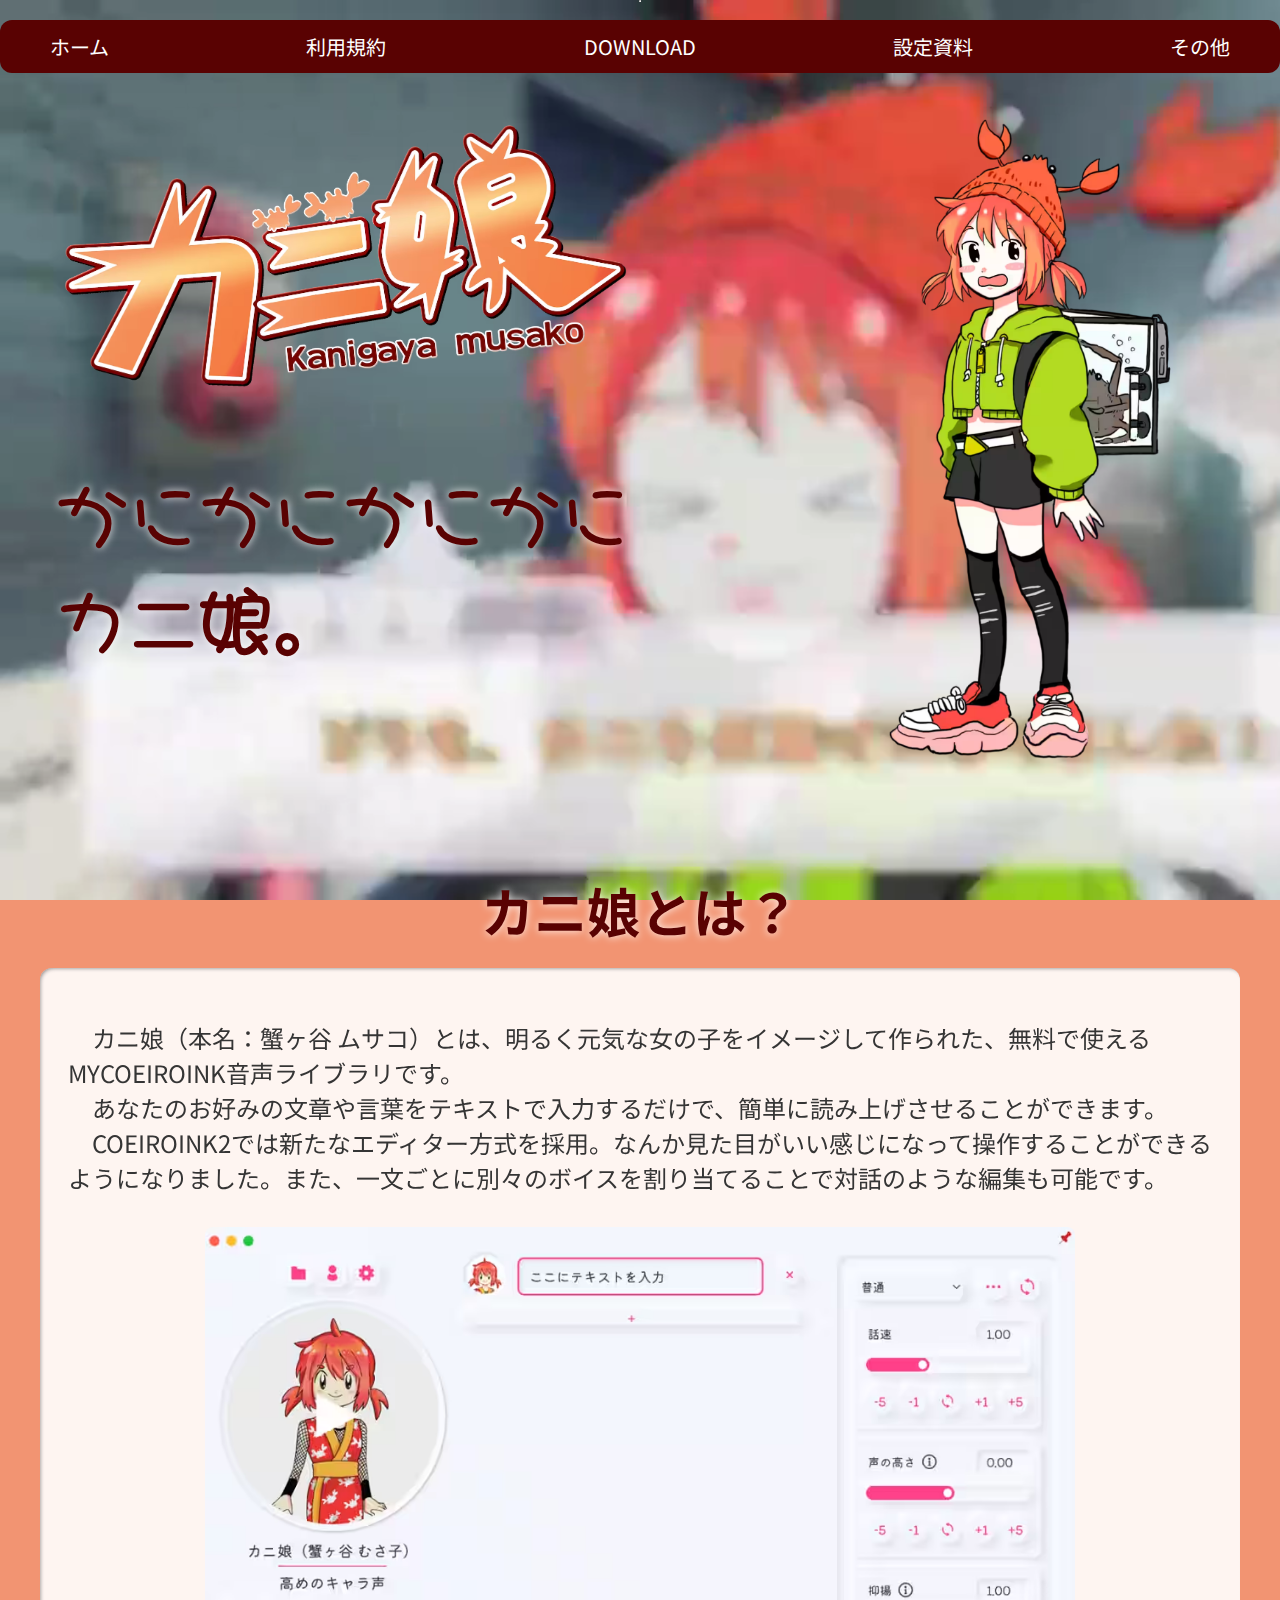
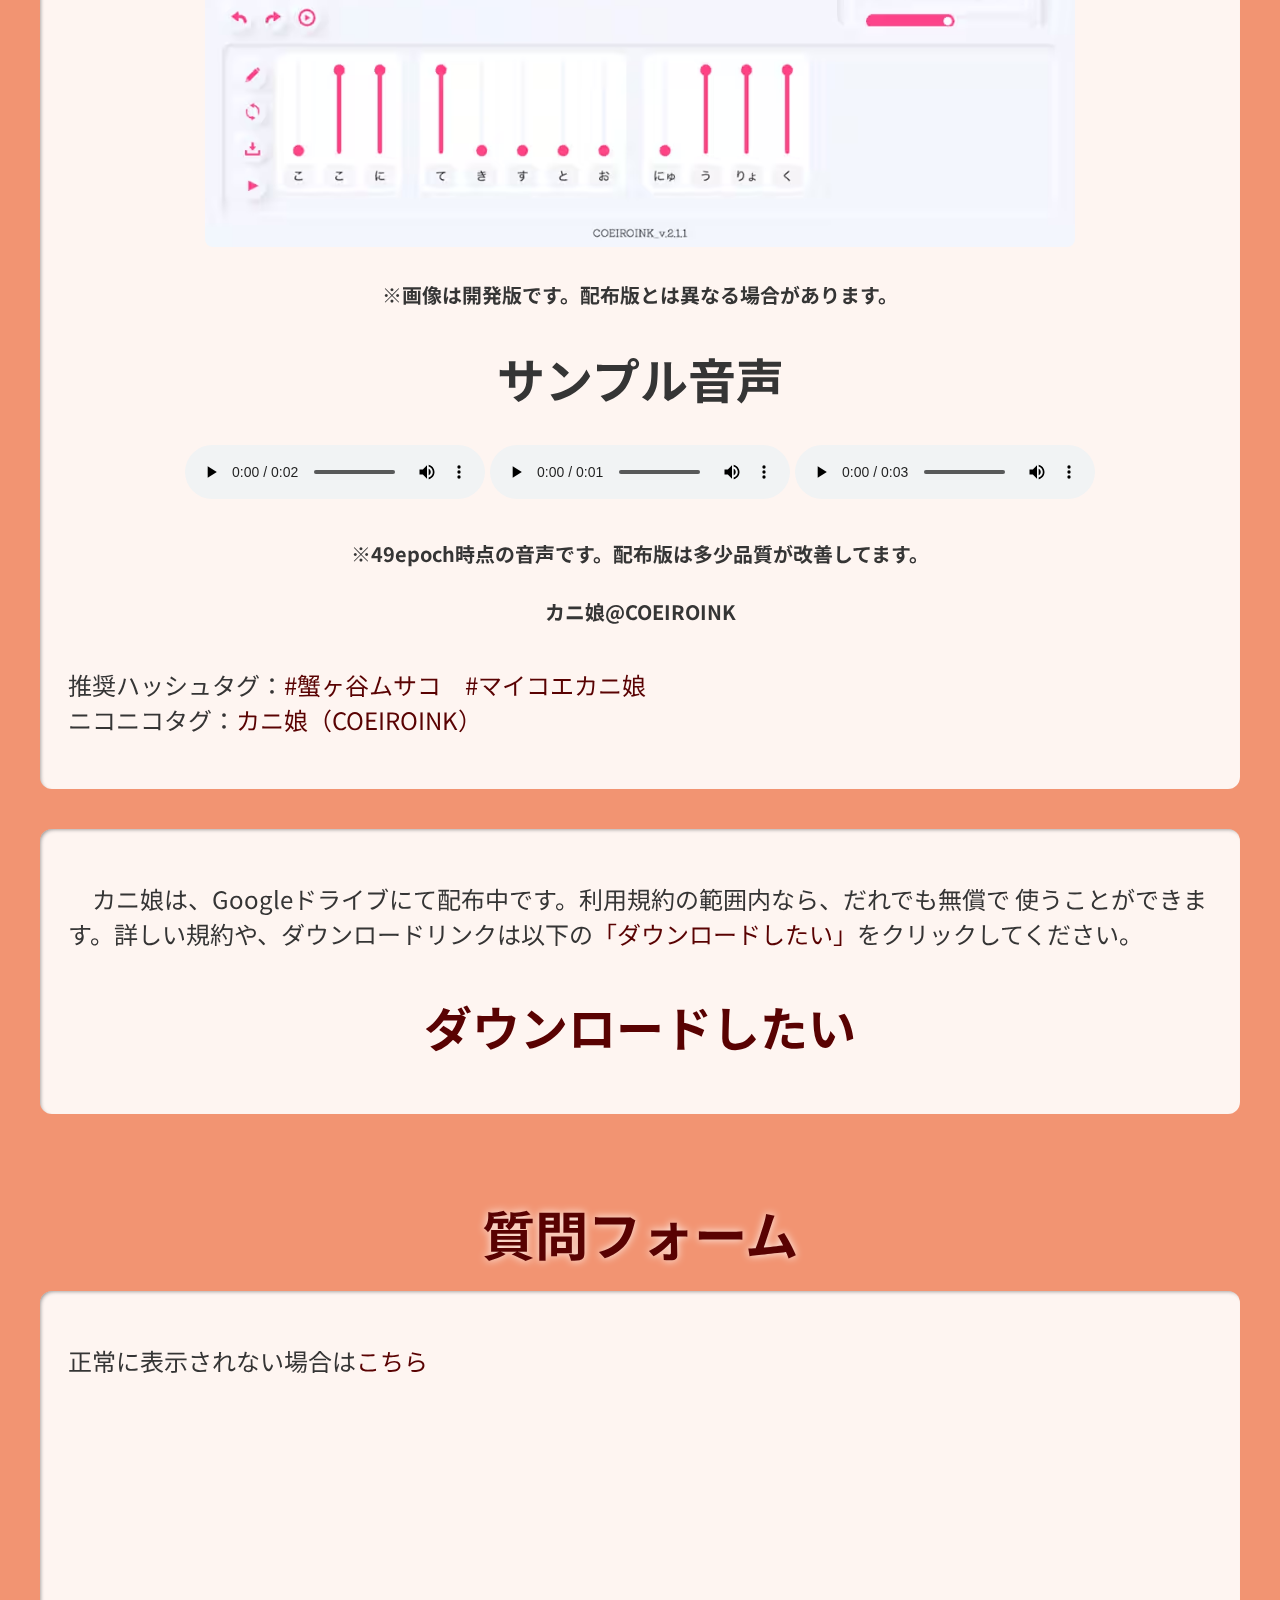
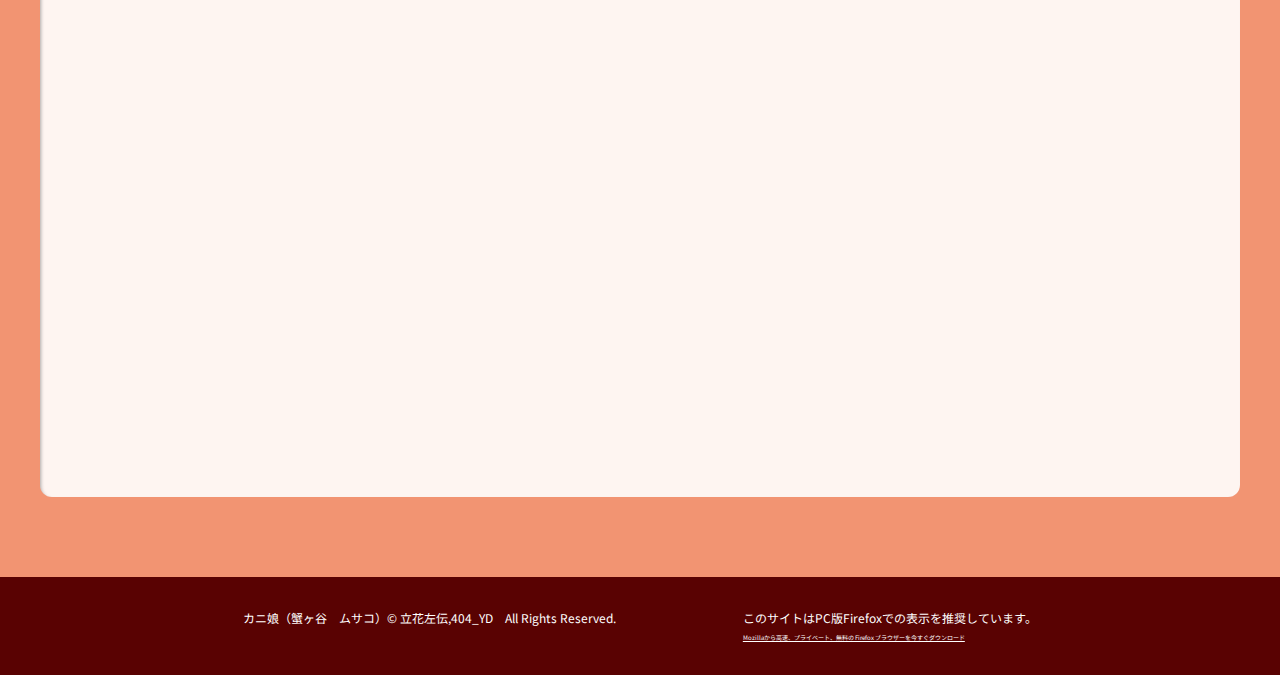
<file: index.html>
<!DOCTYPE html>
<html lang="ja">

<head>
    <meta charset="UTF-8">
    <link rel="preconnect" href="https://fonts.googleapis.com">
    <link rel="preconnect" href="https://fonts.gstatic.com" crossorigin>
    <link href="https://fonts.googleapis.com/css2?family=Noto+Sans+JP:wght@600&display=swap" rel="stylesheet">
    <link href="https://fonts.googleapis.com/css2?family=Hachi+Maru+Pop&display=swap" rel="stylesheet">
    <meta name="viewport" content="width=device-width, initial-scale=1.0">
    <link rel="stylesheet" href="styles.css">
    <link rel="icon" href="items/icon.ico" type="image/x-icon">
    <title>カニ娘公式サイト</title>
</head>

<body>
    <div id="loading-container">
        <div class="imgiPhone"><img src="items/logo.avif" width="25%" alt="Logo" class="logo"></div>
        <div class="loading-animation"></div>
    </div>

    <div id="site-content" style="display: none;">
        <div class="background-video">
            <video src="items/background.mp4" autoplay loop muted></video>
        </div>
        <header><!-- テンプレートを読み込む -->
            <div id="menu-container"></div>
            <script>
                // テンプレートを読み込み、#menu-containerに追加する
                fetch('html/menu-template.html')
                    .then(response => response.text())
                    .then(data => {
                        document.getElementById('menu-container').innerHTML = data;
                    });
            </script>
        </header>
        <div class="content">
            <hr>
            <div class="main-visual-container">
                <div class="main-visual-left">
                    <div class="imgiPhone-left"><img src="items/logo.avif" alt="ロゴ"></div> <!-- ロゴ画像のパスと代替テキストを追加 -->
                    <h2>かにかにかにかに<br>
                        カニ娘。</h2>
                </div>
                <div class="main-visual-right">
                    <div class="imgiPhone"><img src="items/main-visual-a.avif" alt="Image 1" class="slide active"></div>
                    <div class="imgiPhone"><img src="items/main-visual-b.avif" alt="Image 2" class="slide"></div>
                    <div class="imgiPhone"><img src="items/main-visual-c.avif" alt="Image 3" class="slide"></div>
                </div>
            </div>
            <!--<div id="browser-warning" style="display: none;">iPhoneなど、Apple製品は非対応です。</div>-->
            <div class="textBox">
                <div class="title">
                    <h1>カニ娘とは？</h1>
                </div>
                <div class="main-text">
                    <p>　カニ娘（本名：蟹ヶ谷 ムサコ）とは、明るく元気な女の子をイメージして作られた、無料で使えるMYCOEIROINK音声ライブラリです。<br>
                        　あなたのお好みの文章や言葉をテキストで入力するだけで、簡単に読み上げさせることができます。<br>
                        　COEIROINK2では新たなエディター方式を採用。なんか見た目がいい感じになって操作することができるようになりました。また、一文ごとに別々のボイスを割り当てることで対話のような編集も可能です。
                    </p>
                    <div class="imgiPhone"><img src="items/coeiroink2.avif" alt="COEIROINKv2"></div>
                    <h5>※画像は開発版です。配布版とは異なる場合があります。</h5>
                    <h1>サンプル音声</h1>
                    <audio controls>
                        <source src="items/audio01.mp3" type="audio/mp3">
                        Your browser does not support the audio tag.
                    </audio>
                    <audio controls>
                        <source src="items/audio02.mp3" type="audio/mp3">
                        Your browser does not support the audio tag.
                    </audio>
                    <audio controls>
                        <source src="items/audio03.mp3" type="audio/mp3">
                        Your browser does not support the audio tag.
                    </audio>
                    <h5>※49epoch時点の音声です。配布版は多少品質が改善してます。<br>
                    <br>
                    カニ娘@COEIROINK</h5>
                    <p>推奨ハッシュタグ：<a href="https://x.gd/9eL5p" target="_blank">#蟹ヶ谷ムサコ</a>　<a href="https://x.gd/Z2cep" target="_blank">#マイコエカニ娘</a><br>
                    ニコニコタグ：<a href="https://www.nicovideo.jp/tag/%E3%82%AB%E3%83%8B%E5%A8%98%EF%BC%88COEIROINK%EF%BC%89" target="_blank">カニ娘（COEIROINK）</a></p>
                </div>
            </div>
            <div class="textBox">
                <!-- <div class="title">
                <h1>タイトル</h1>
            </div> -->
                <div class="main-text">
                    <p>　カニ娘は、Googleドライブにて配布中です。利用規約の範囲内なら、だれでも無償で
                        使うことができます。詳しい規約や、ダウンロードリンクは以下の<a href="rule.html">「ダウンロードしたい」</a>をクリックしてください。
                    </p>
                    <h1><a href="rule.html">ダウンロードしたい</a></h1>
                </div>
            </div>
            <div class="textBox">
                <div class="title">
                    <h1>質問フォーム</h1>
                </div>
                <div class="main-text">
                    <p>正常に表示されない場合は<a href="https://forms.gle/V328pF9QeGXJczvQ9" target="_blank">こちら</a></p>
                    <div class="imgiPhone"></div><iframe src="https://docs.google.com/forms/d/e/1FAIpQLSccYQKi_cYvBPJT-3Gd5HGPhmymuP3otPcmObG-Es2g7lM14g/viewform?embedded=true" width="90%" height="660" frameborder="0" marginheight="0" marginwidth="0">読み込んでいます…</iframe></div>
                </div>
            </div>
            <div class="sidebar">
                <!-- ここにメニューバーを追加 -->
            </div>
        </div>
        <div id="footer-container"></div>
    </div>
</body>
<script src="script.js"></script>

</html>
</file>
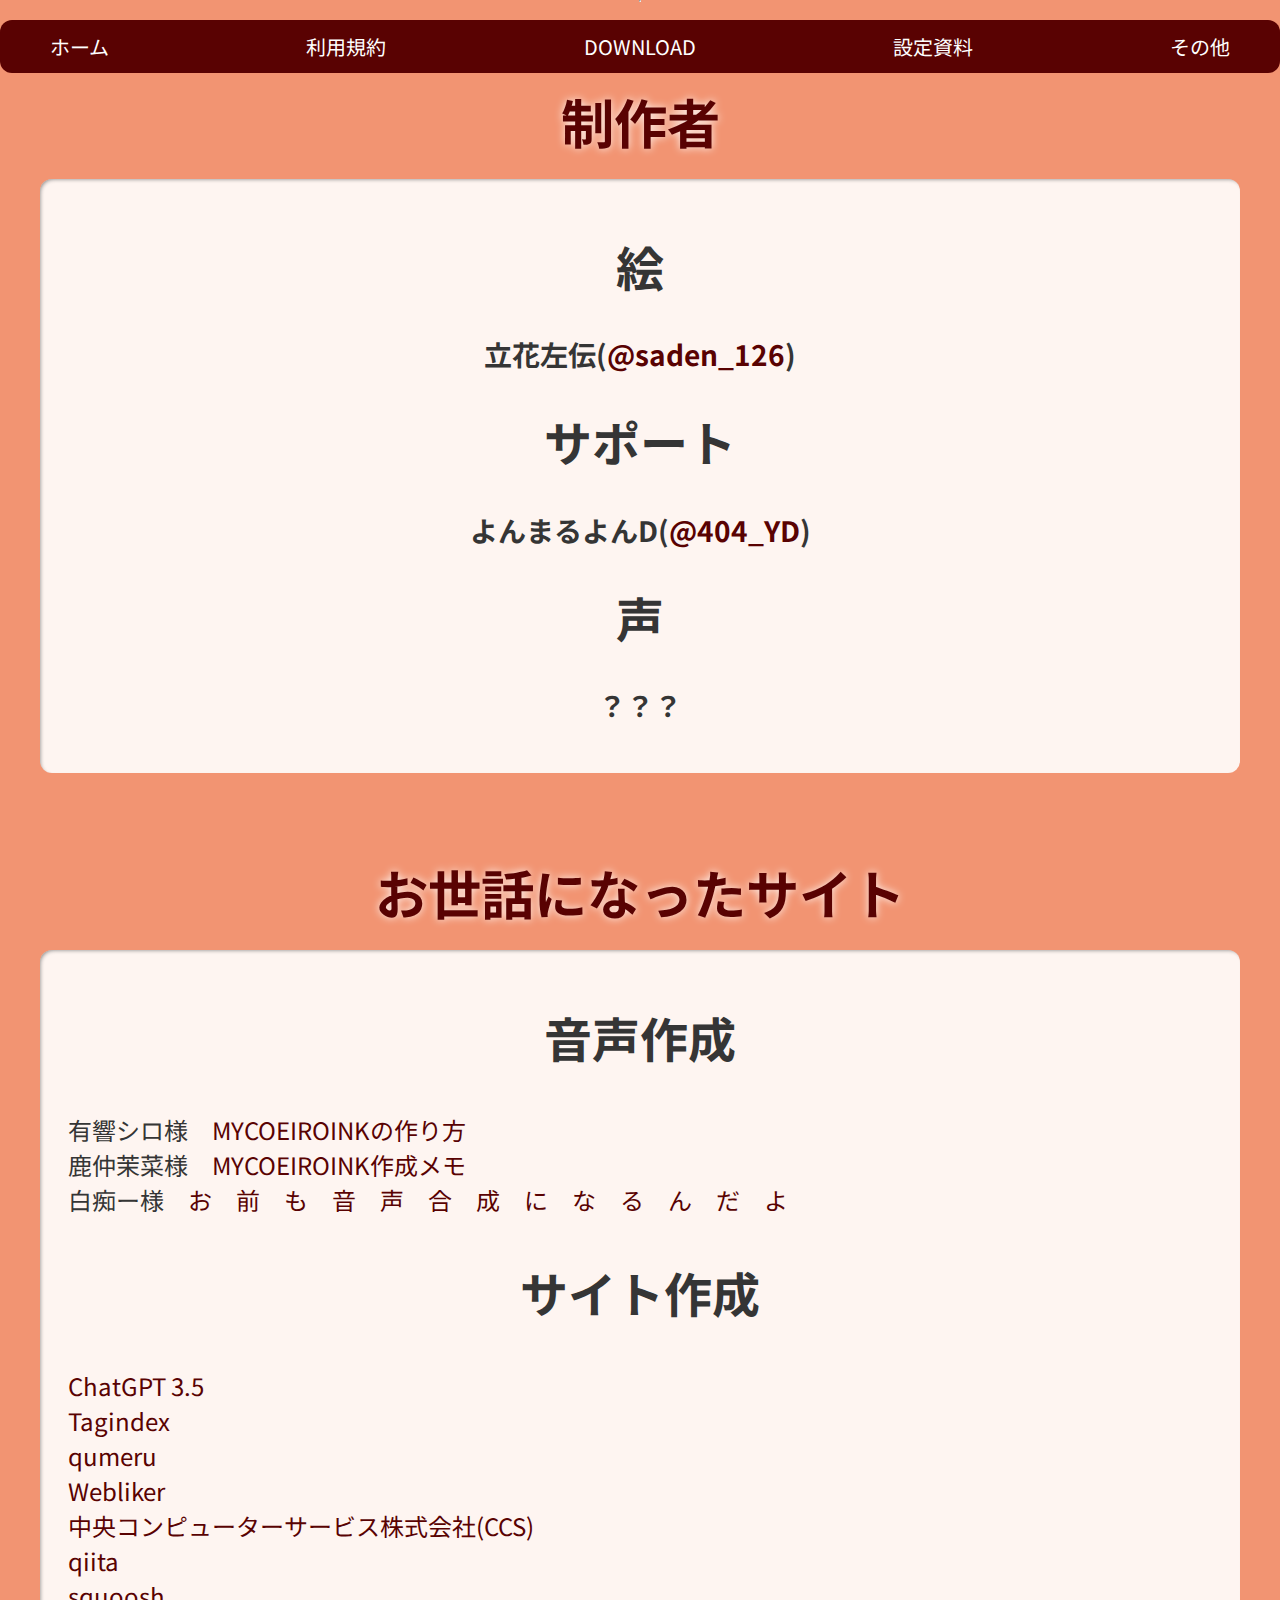
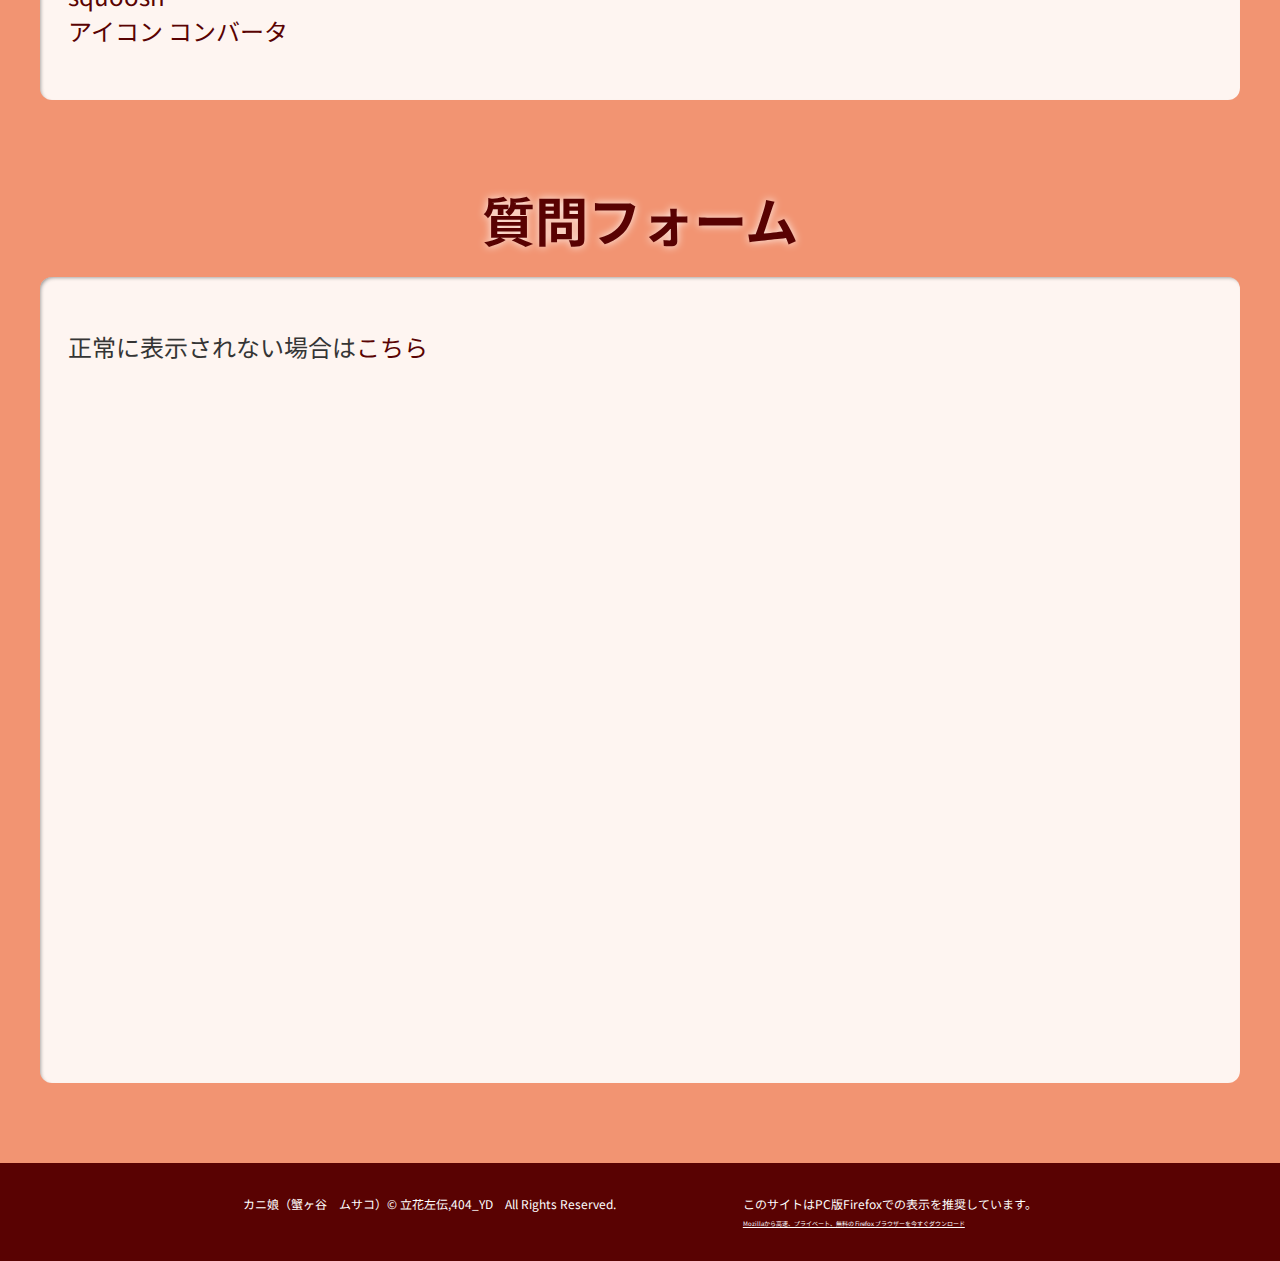
<file: about.html>
<!DOCTYPE html>
<html lang="ja">

<head>
    <meta charset="UTF-8">
    <link rel="preconnect" href="https://fonts.googleapis.com">
    <link rel="preconnect" href="https://fonts.gstatic.com" crossorigin>
    <link href="https://fonts.googleapis.com/css2?family=Noto+Sans+JP:wght@600&display=swap" rel="stylesheet">
    <link href="https://fonts.googleapis.com/css2?family=Hachi+Maru+Pop&display=swap" rel="stylesheet">
    <meta name="viewport" content="width=device-width, initial-scale=1.0">
    <link rel="stylesheet" href="styles.css">
    <link rel="icon" href="items/icon.ico" type="image/x-icon">
    <title>カニ娘公式サイト その他</title>
</head>

<body>
    <!-- <div class="background-video">
        <video src="items/background.webm" autoplay loop muted></video>
    </div> -->
    <header><!-- テンプレートを読み込む -->
        <div id="menu-container"></div>
        <script>
            // テンプレートを読み込み、#menu-containerに追加する
            fetch('html/menu-template.html')
                .then(response => response.text())
                .then(data => {
                    document.getElementById('menu-container').innerHTML = data;
                });
        </script>
    </header>
    <border>
        <div class="content">
            <hr>
            <div class="textBox">
                <div class="title">
                    <h1>制作者</h1>
                </div>
                <div class="main-text">
                    <h1>絵</h1>
                    <h3>立花左伝(<a href="https://x.com/saden_126" target="_blank">@saden_126</a>)</h3>
                    <h1>サポート</h1>
                    <h3>よんまるよんD(<a href="https://x.com/404_YD" target="_blank">@404_YD</a>)</h3>
                    <h1>声</h1>
                    <h3>？？？</h3>
                </div>
            </div>
            <div class="textBox">
                <div class="title">
                    <h1>お世話になったサイト</h1>
                </div>
                <div class="main-text">
                    <h1>音声作成</h1>
                    <p>有響シロ様　<a href="https://hasewoalice.wixsite.com/griffins-nest/mycoe"
                            target="_blank">MYCOEIROINKの作り方</a><br>
                        鹿仲茉菜様　<a href="https://twitter.com/MANA_TALK/status/1626152675292364801"
                            target="_blank">MYCOEIROINK作成メモ</a><br>
                        白痴ー様　<a href="https://www.nicovideo.jp/watch/sm40312833"
                            target="_blank">お　前　も　音　声　合　成　に　な　る　ん　だ　よ</a></p>
                    <h1>サイト作成</h1>
                    <p><a href="https://chat.openai.com/" target="_blank">ChatGPT 3.5</a><br>
                        <a href="https://www.tagindex.com/" target="_blank">Tagindex</a><br>
                        <a href="https://qumeru.com" target="_blank">qumeru</a><br>
                        <a href="https://webliker.info/" target="_blank">Webliker</a><br>
                        <a href="https://www.ccs1981.jp" target="_blank">中央コンピューターサービス株式会社(CCS)</a><br>
                        <a href="https://qiita.com/">qiita</a><br>
                        <a href="https://squoosh.app" target="_blank">squoosh</a><br>
                        <a href="https://service.tree-web.net/icon_converter/" target="_blank">アイコン コンバータ</a>
                    </p>
                </div>
            </div>
            <div class="textBox">
                <div class="title">
                    <h1>質問フォーム</h1>
                </div>
                <div class="main-text">
                    <p>正常に表示されない場合は<a href="https://forms.gle/V328pF9QeGXJczvQ9" target="_blank">こちら</a></p>
                    <div class="imgiPhone"></div><iframe src="https://docs.google.com/forms/d/e/1FAIpQLSccYQKi_cYvBPJT-3Gd5HGPhmymuP3otPcmObG-Es2g7lM14g/viewform?embedded=true" width="90%" height="660" frameborder="0" marginheight="0" marginwidth="0">読み込んでいます…</iframe></div>
                </div>
            </div>
            <div class="sidebar">
                <!-- ここにメニューバーを追加 -->
            </div>
        </div>
        <div id="footer-container"></div>
</body>
<script src="script.js"></script>

</html>
</file>
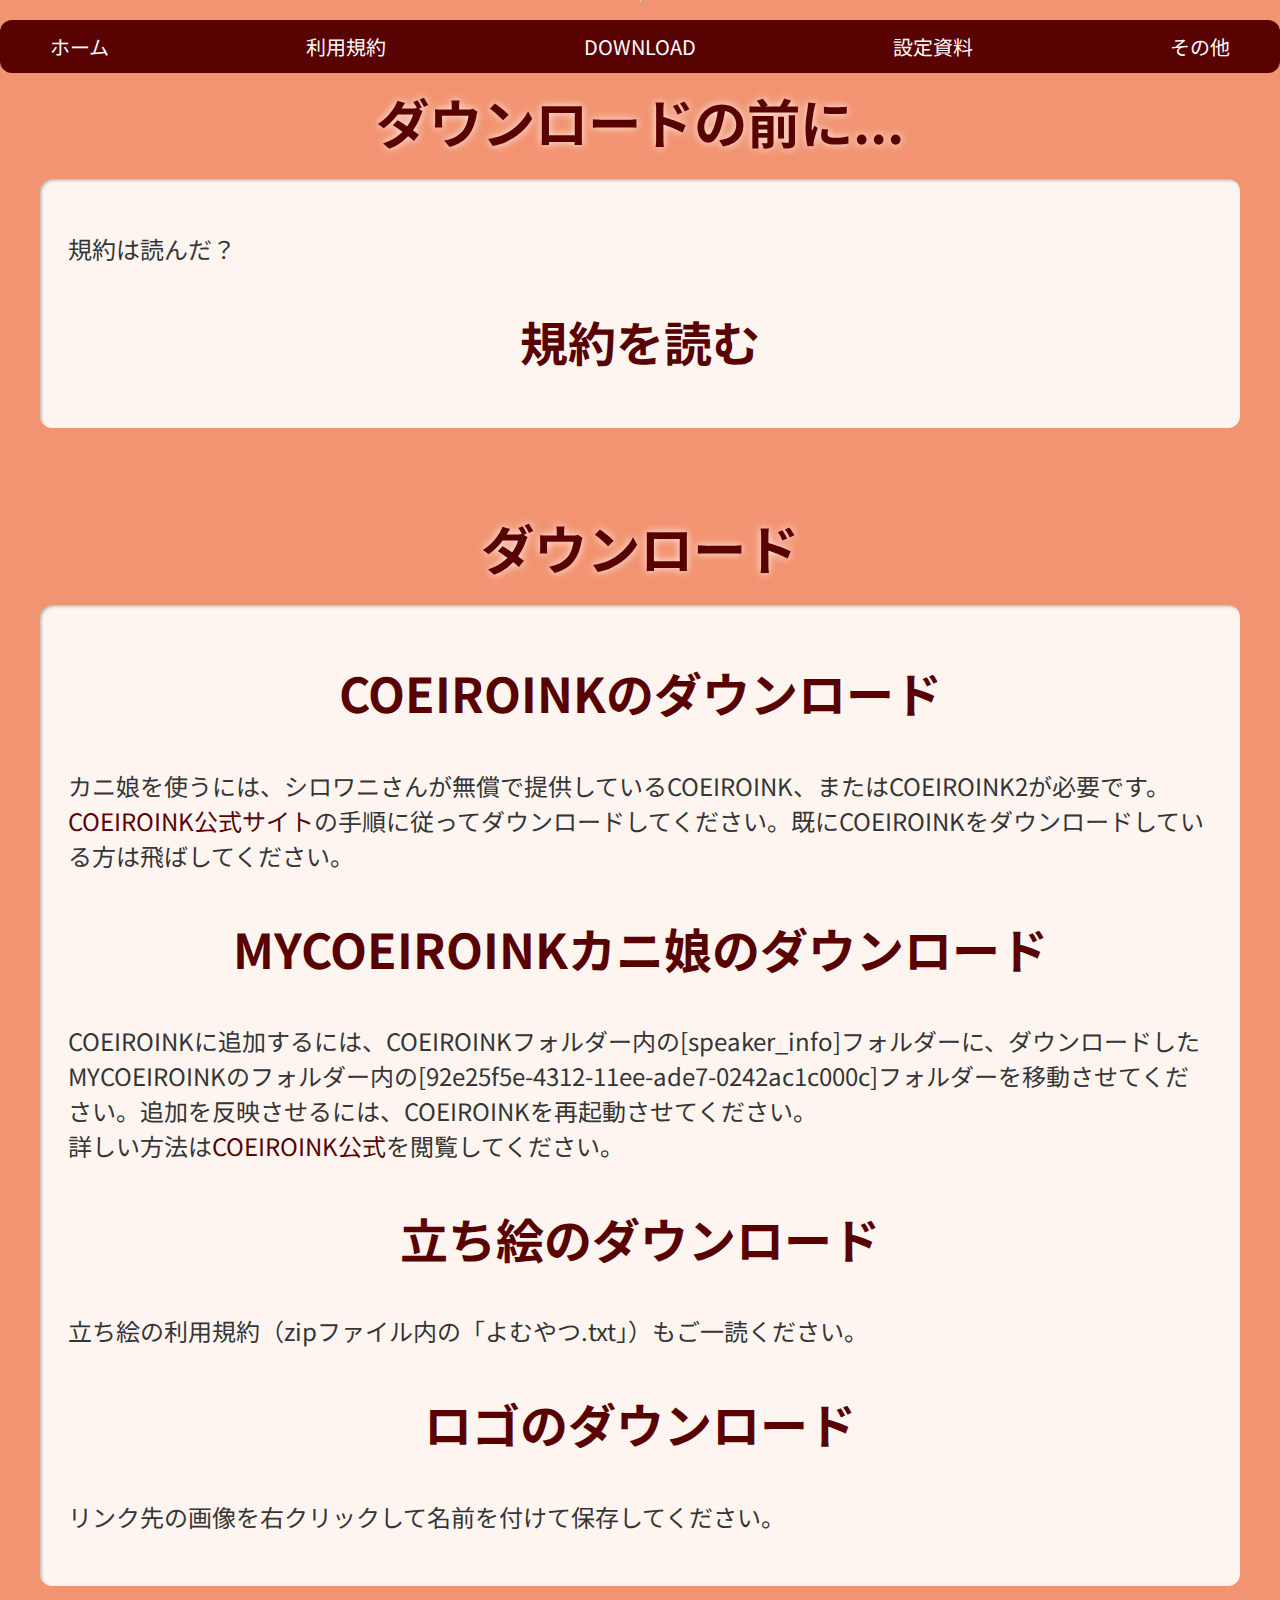
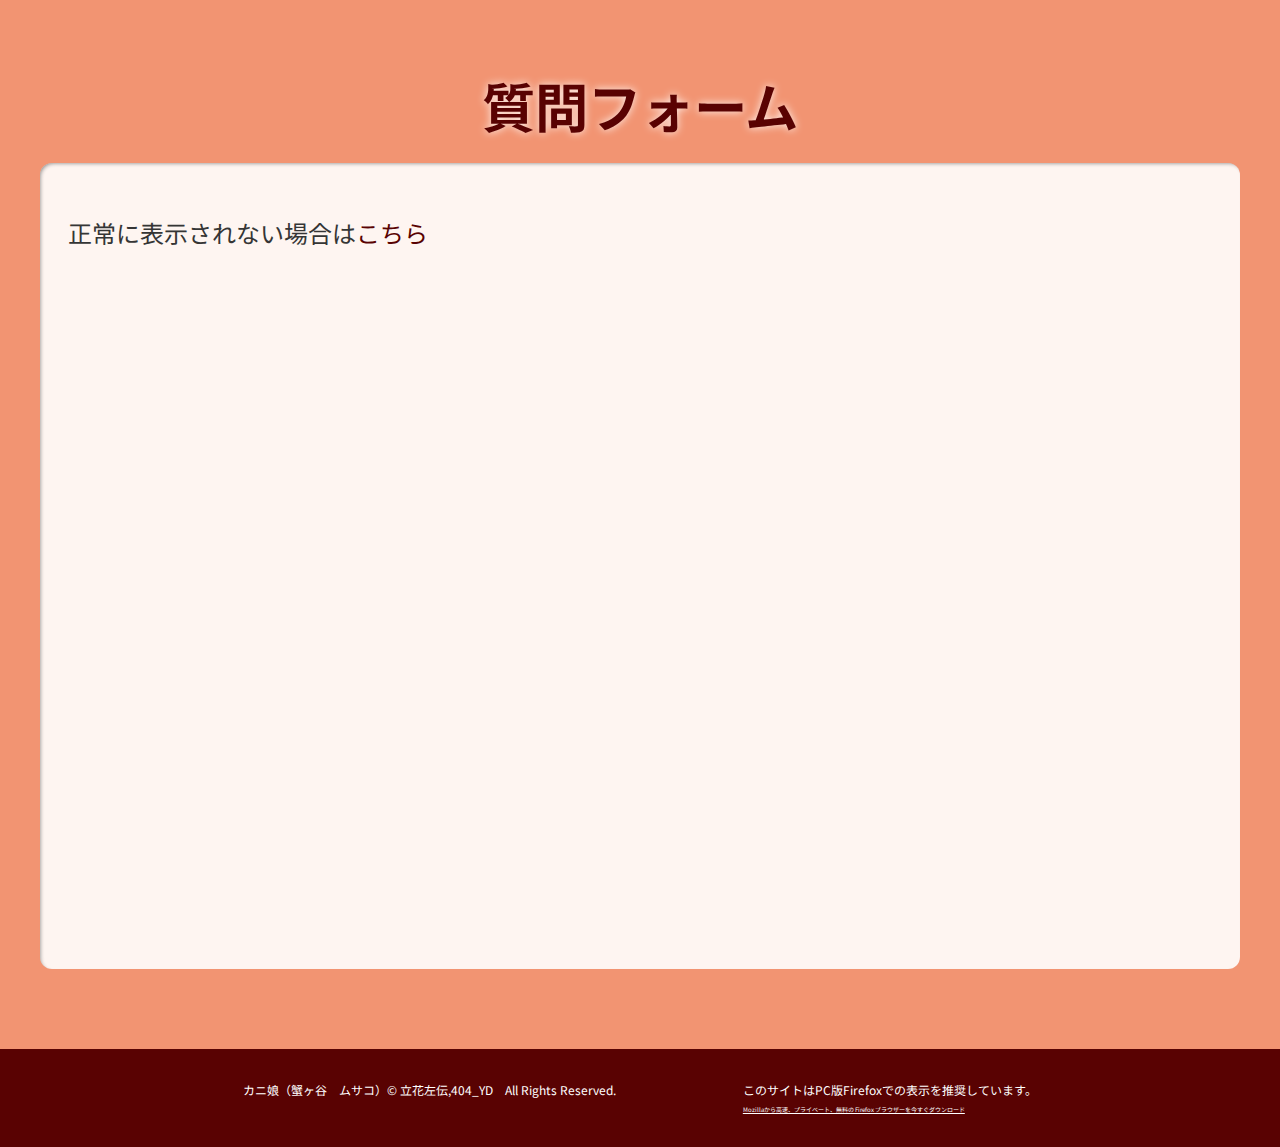
<file: download.html>
<!DOCTYPE html>
<html lang="ja">

<head>
    <meta charset="UTF-8">
    <link rel="preconnect" href="https://fonts.googleapis.com">
    <link rel="preconnect" href="https://fonts.gstatic.com" crossorigin>
    <link href="https://fonts.googleapis.com/css2?family=Noto+Sans+JP:wght@600&display=swap" rel="stylesheet">
    <link href="https://fonts.googleapis.com/css2?family=Hachi+Maru+Pop&display=swap" rel="stylesheet">
    <meta name="viewport" content="width=device-width, initial-scale=1.0">
    <link rel="stylesheet" href="styles.css">
    <link rel="icon" href="items/icon.ico" type="image/x-icon">
    <title>カニ娘公式サイト ダウンロード</title>
</head>

<body>
    <!-- <div class="background-video">
        <video src="items/background.webm" autoplay loop muted></video>
    </div> -->
    <header><!-- テンプレートを読み込む -->
        <div id="menu-container"></div>
        <script>
            // テンプレートを読み込み、#menu-containerに追加する
            fetch('html/menu-template.html')
                .then(response => response.text())
                .then(data => {
                    document.getElementById('menu-container').innerHTML = data;
                });
        </script>
    </header>
    <hr>
    <div class="content">
        <div class="textBox">
            <div class="title">
                <h1>ダウンロードの前に...</h1>
            </div>
            <div class="main-text">
                <p>規約は読んだ？
                </p>
                <h1><a href="rule.html">規約を読む</a></h1>
            </div>
        </div>
        <div class="textBox">
            <div class="title">
                <h1>ダウンロード</h1>
            </div>
            <div class="main-text">
                <h1><a href="https://coeiroink.com/" target="_blank">COEIROINKのダウンロード</a></h1>
                <p>カニ娘を使うには、シロワニさんが無償で提供しているCOEIROINK、またはCOEIROINK2が必要です。<a href="https://coeiroink.com"
                        target="_blank">COEIROINK公式サイト</a>の手順に従ってダウンロードしてください。既にCOEIROINKをダウンロードしている方は飛ばしてください。</p>
                <h1><a href="https://drive.google.com/file/d/1zAKWXuylH5LUQJLm0_IWcQqqpMmE-ShI/view?usp=drive_link" target="_blank">MYCOEIROINKカニ娘のダウンロード</a></h1>
                <p>COEIROINKに追加するには、COEIROINKフォルダー内の[speaker_info]フォルダーに、ダウンロードしたMYCOEIROINKのフォルダー内の[92e25f5e-4312-11ee-ade7-0242ac1c000c]フォルダーを移動させてください。追加を反映させるには、COEIROINKを再起動させてください。<br>
                    詳しい方法は<a href="https://coeiroink.com/mycoeiroink/installation"
                        target="_blank">COEIROINK公式</a>を閲覧してください。</p>
                <h1><a href="https://seiga.nicovideo.jp/seiga/im11408749" target="_blank">立ち絵のダウンロード</a></h1>
                    <p>立ち絵の利用規約（zipファイル内の「よむやつ.txt」）もご一読ください。</p>
                <h1><a href="items/kanimusumeLogo.png" target="_blank">ロゴのダウンロード</a></h1>
                <p>リンク先の画像を右クリックして名前を付けて保存してください。</p>
            </div>
        </div>
        <div class="textBox">
            <div class="title">
                <h1>質問フォーム</h1>
            </div>
            <div class="main-text">
                <p>正常に表示されない場合は<a href="https://forms.gle/V328pF9QeGXJczvQ9" target="_blank">こちら</a></p>
                <div class="imgiPhone"></div><iframe src="https://docs.google.com/forms/d/e/1FAIpQLSccYQKi_cYvBPJT-3Gd5HGPhmymuP3otPcmObG-Es2g7lM14g/viewform?embedded=true" width="90%" height="660" frameborder="0" marginheight="0" marginwidth="0">読み込んでいます…</iframe></div>
            </div>
        </div>
        <div class="sidebar">
            <!-- ここにメニューバーを追加 -->
        </div>
    </div>
    <div id="footer-container"></div>
</body>
<script src="script.js"></script>

</html>
</file>
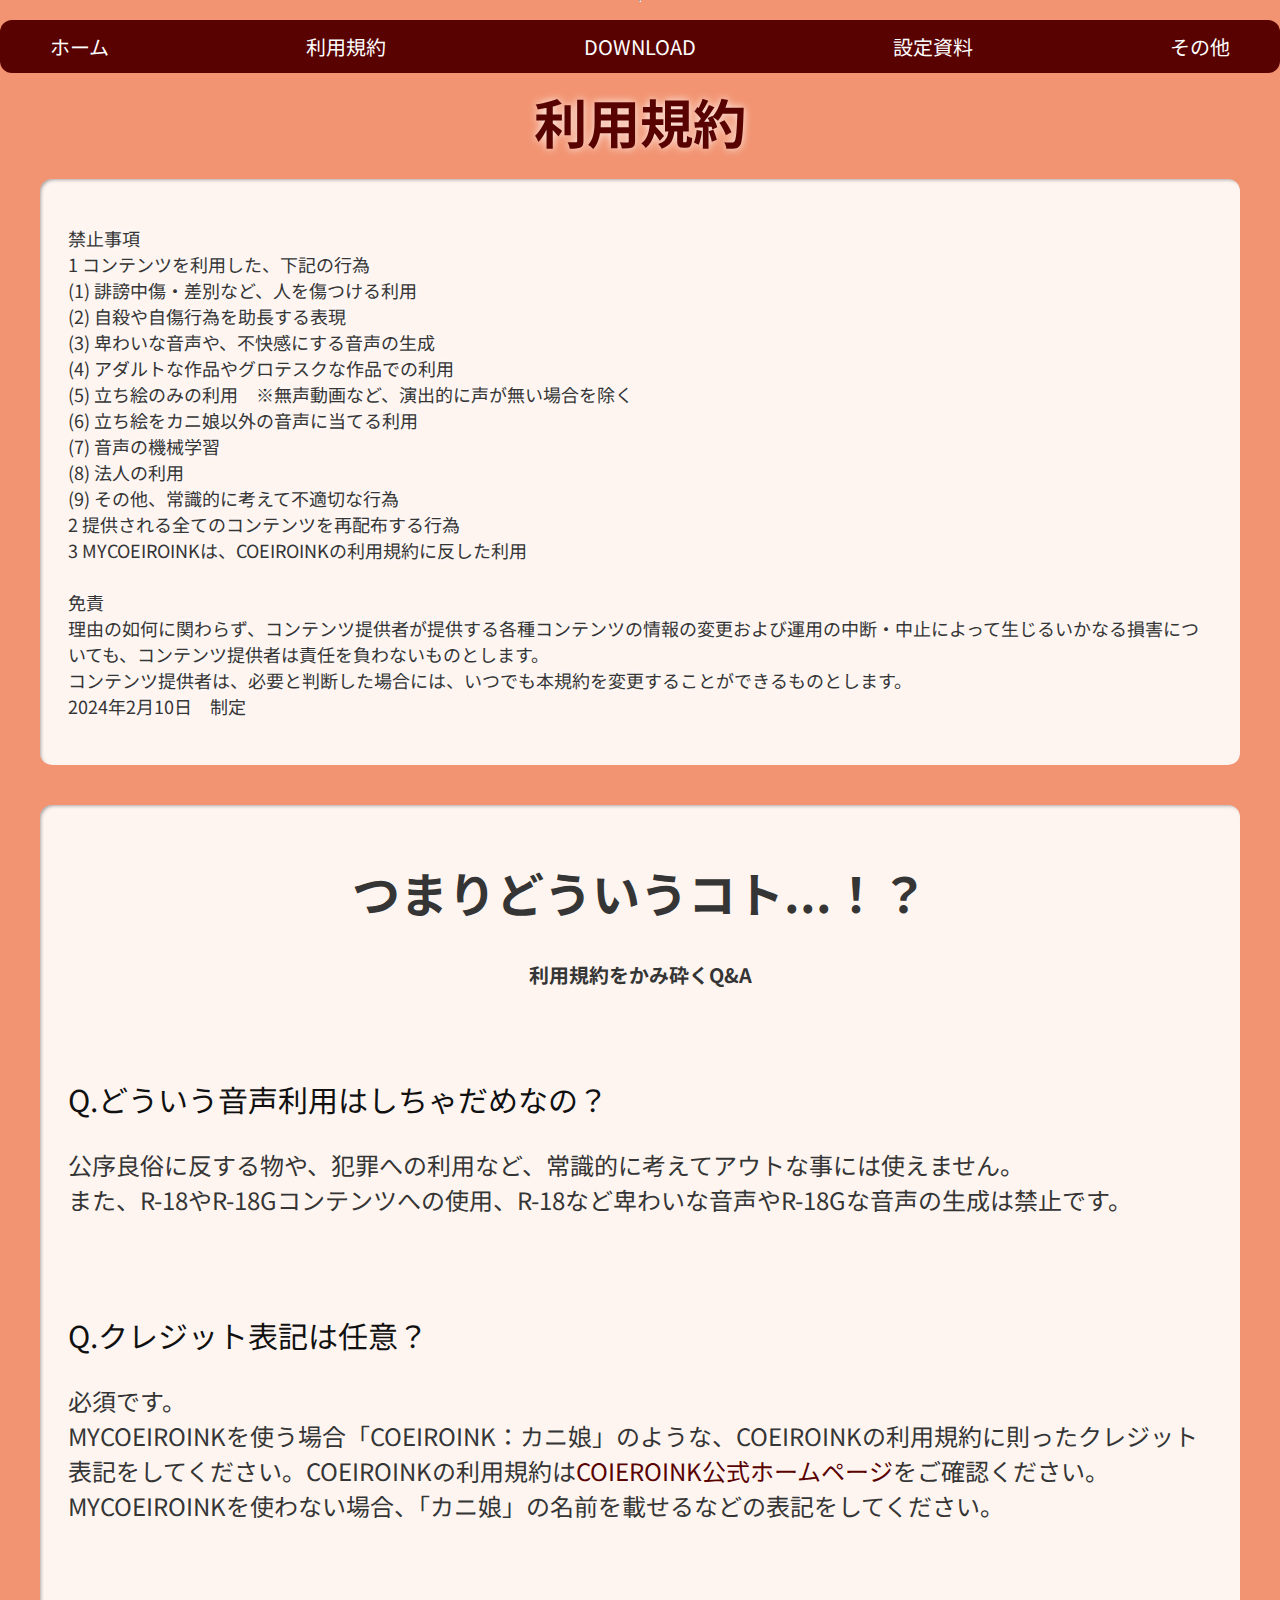
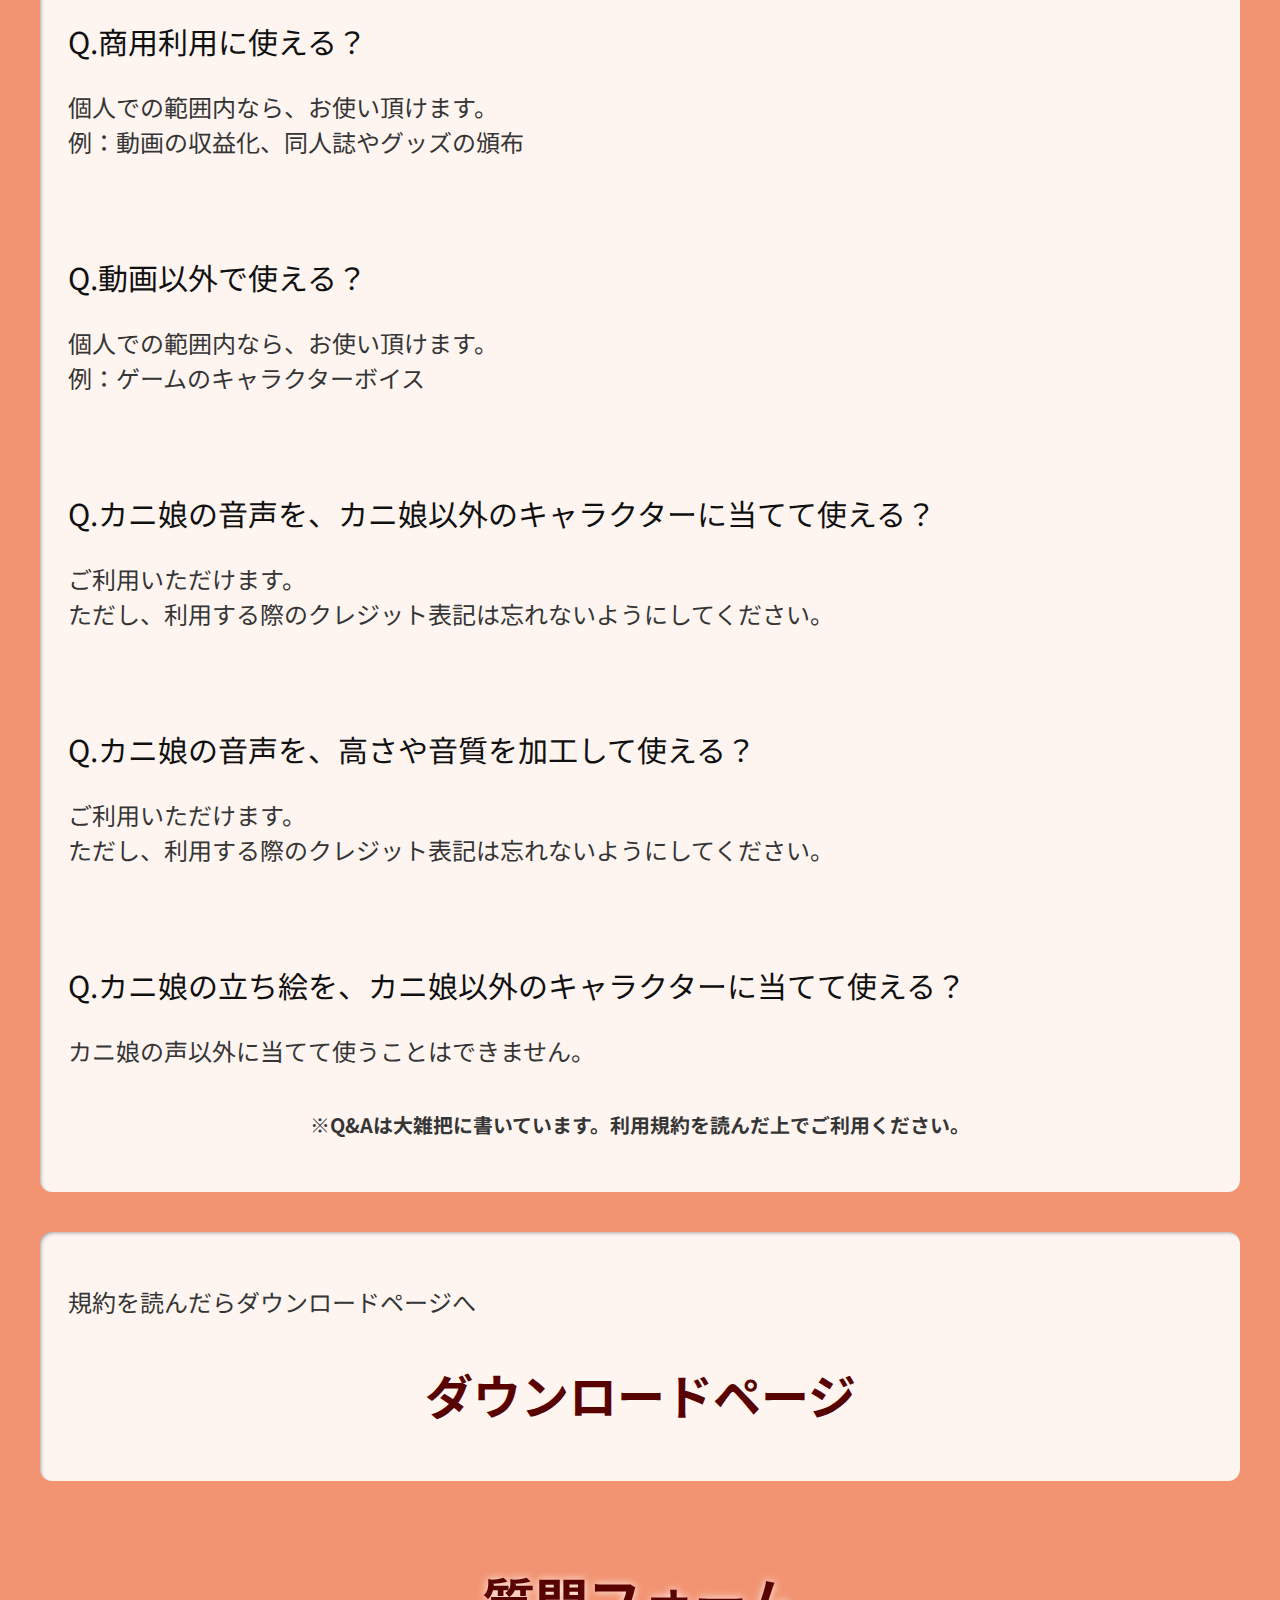
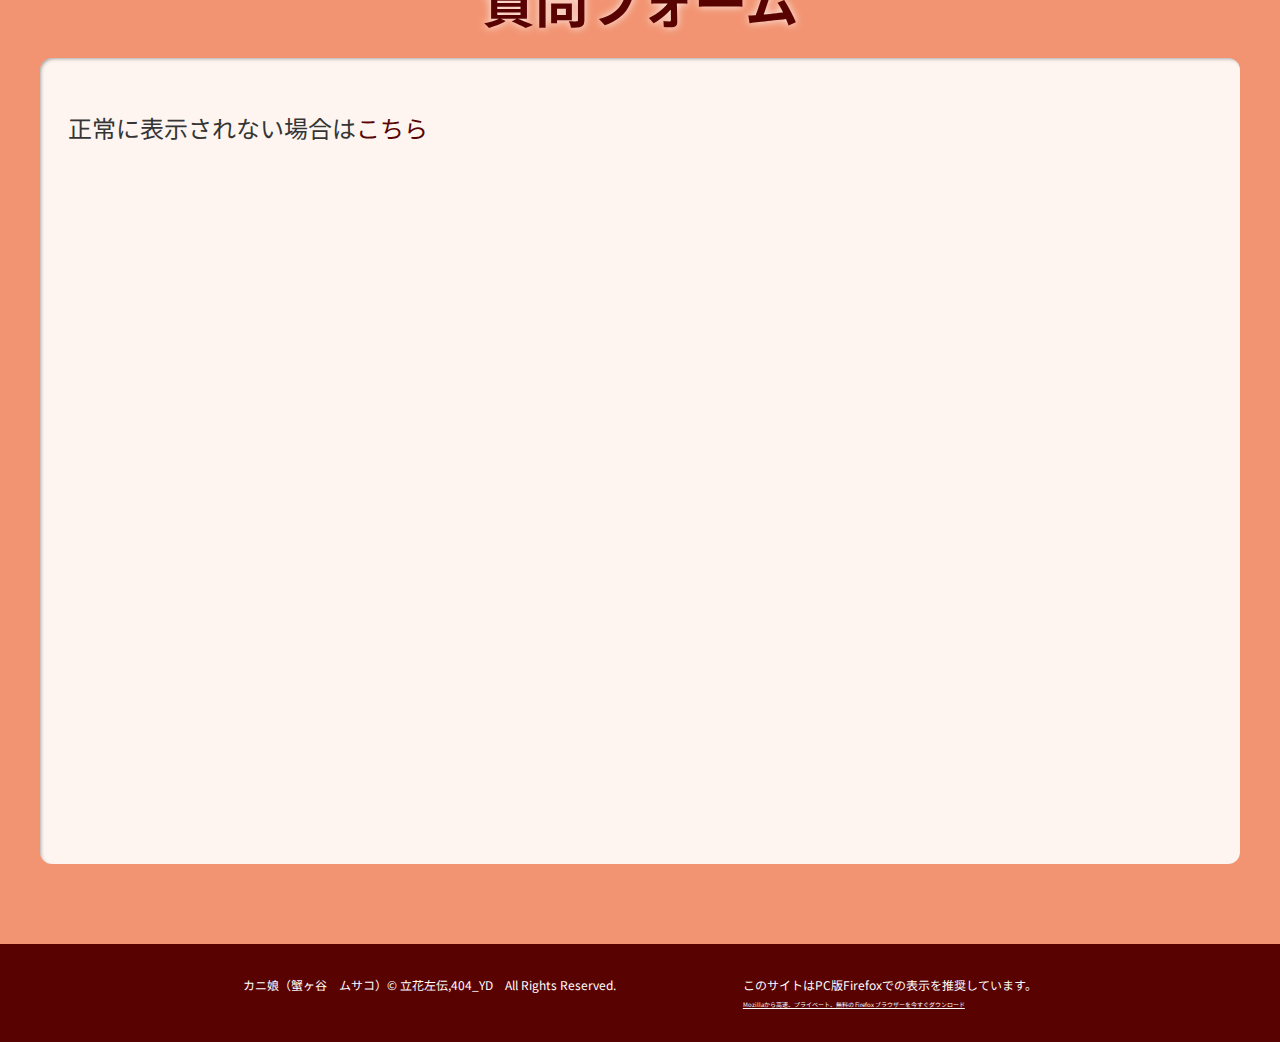
<file: rule.html>
<!DOCTYPE html>
<html lang="ja">

<head>
    <meta charset="UTF-8">
    <link rel="preconnect" href="https://fonts.googleapis.com">
    <link rel="preconnect" href="https://fonts.gstatic.com" crossorigin>
    <link href="https://fonts.googleapis.com/css2?family=Noto+Sans+JP:wght@600&display=swap" rel="stylesheet">
    <link href="https://fonts.googleapis.com/css2?family=Hachi+Maru+Pop&display=swap" rel="stylesheet">
    <meta name="viewport" content="width=device-width, initial-scale=1.0">
    <link rel="stylesheet" href="styles.css">
    <link rel="icon" href="items/icon.ico" type="image/x-icon">
    <title>カニ娘公式サイト 利用規約</title>
</head>

<body>
    <!-- <div class="background-video">
        <video src="items/background.webm" autoplay loop muted></video>
    </div> -->
    <header><!-- テンプレートを読み込む -->
        <div id="menu-container"></div>
        <script>
            // テンプレートを読み込み、#menu-containerに追加する
            fetch('html/menu-template.html')
                .then(response => response.text())
                .then(data => {
                    document.getElementById('menu-container').innerHTML = data;
                });
        </script>
    </header>
    <div class="content">
        <hr>
        <div class="textBox">
            <div class="title">
                <h1>利用規約</h1>
                <div class="main-text">
                    <p ID="rule">禁止事項<br>
                        1 コンテンツを利用した、下記の行為<br>
                        (1) 誹謗中傷・差別など、人を傷つける利用<br>
                        (2) 自殺や自傷行為を助長する表現<br>
                        (3) 卑わいな音声や、不快感にする音声の生成<br>
                        (4) アダルトな作品やグロテスクな作品での利用<br>
                        (5) 立ち絵のみの利用　※無声動画など、演出的に声が無い場合を除く<br>
                        (6) 立ち絵をカニ娘以外の音声に当てる利用<br>
                        (7) 音声の機械学習<br>
                        (8) 法人の利用<br>
                        (9) その他、常識的に考えて不適切な行為<br>
                        2 提供される全てのコンテンツを再配布する行為<br>
                        3 MYCOEIROINKは、COEIROINKの利用規約に反した利用<br>
                        <br>
                        免責<br>
                        理由の如何に関わらず、コンテンツ提供者が提供する各種コンテンツの情報の変更および運用の中断・中止によって生じるいかなる損害についても、コンテンツ提供者は責任を負わないものとします。<br>
                        コンテンツ提供者は、必要と判断した場合には、いつでも本規約を変更することができるものとします。
                        <br>
                        2024年2月10日　制定<br>
                    </p>
                </div>
            </div>
        </div>
        <div class="textBox">
            <div class="main-text">
                <h1>つまりどういうコト...！？</h1>
                <h5>利用規約をかみ砕くQ&A</h5>
                <p id="Q">Q.どういう音声利用はしちゃだめなの？</p>
                <p id="A">公序良俗に反する物や、犯罪への利用など、常識的に考えてアウトな事には使えません。<br>
                    また、R-18やR-18Gコンテンツへの使用、R-18など卑わいな音声やR-18Gな音声の生成は禁止です。
                </p>
                <p id="Q">Q.クレジット表記は任意？</p>
                <p id="A">必須です。<br>
                    MYCOEIROINKを使う場合「COEIROINK：カニ娘」のような、COEIROINKの利用規約に則ったクレジット表記をしてください。COEIROINKの利用規約は<a
                        href="https://coeiroink.com/terms" target="_blank">COIEROINK公式ホームページ</a>をご確認ください。<br>
                    MYCOEIROINKを使わない場合、「カニ娘」の名前を載せるなどの表記をしてください。
                </p>
                <p id="Q">Q.商用利用に使える？</p>
                <p id="A">個人での範囲内なら、お使い頂けます。<br>
                    例：動画の収益化、同人誌やグッズの頒布
                </p>
                <p id="Q">Q.動画以外で使える？</p>
                <p id="A">個人での範囲内なら、お使い頂けます。<br>
                    例：ゲームのキャラクターボイス
                </p>
                <p id="Q">Q.カニ娘の音声を、カニ娘以外のキャラクターに当てて使える？</p>
                <p id="A">ご利用いただけます。<br>
                ただし、利用する際のクレジット表記は忘れないようにしてください。</p>
                <p id="Q">Q.カニ娘の音声を、高さや音質を加工して使える？</p>
                <p id="A">ご利用いただけます。<br>
                ただし、利用する際のクレジット表記は忘れないようにしてください。</p>
                <p id="Q">Q.カニ娘の立ち絵を、カニ娘以外のキャラクターに当てて使える？</p>
                <p id="A">カニ娘の声以外に当てて使うことはできません。<br>
                </p>
                <h5>※Q&Aは大雑把に書いています。利用規約を読んだ上でご利用ください。</h5>
            </div>
        </div>
        <div class="textBox">
            <div class="main-text">
                <p>規約を読んだらダウンロードページへ
                </p>
                <h1><a href="download.html">ダウンロードページ</a></h1>
            </div>
        </div>
        <div class="textBox">
            <div class="title">
                <h1>質問フォーム</h1>
            </div>
            <div class="main-text">
                <p>正常に表示されない場合は<a href="https://forms.gle/V328pF9QeGXJczvQ9" target="_blank">こちら</a></p>
                <div class="imgiPhone"></div><iframe src="https://docs.google.com/forms/d/e/1FAIpQLSccYQKi_cYvBPJT-3Gd5HGPhmymuP3otPcmObG-Es2g7lM14g/viewform?embedded=true" width="90%" height="660" frameborder="0" marginheight="0" marginwidth="0">読み込んでいます…</iframe></div>
            </div>
        </div>
        <div class="sidebar">
            <!-- ここにメニューバーを追加 -->
        </div>
    </div>
    <div id="footer-container"></div>
</body>
<script src="script.js"></script>

</html>
</file>
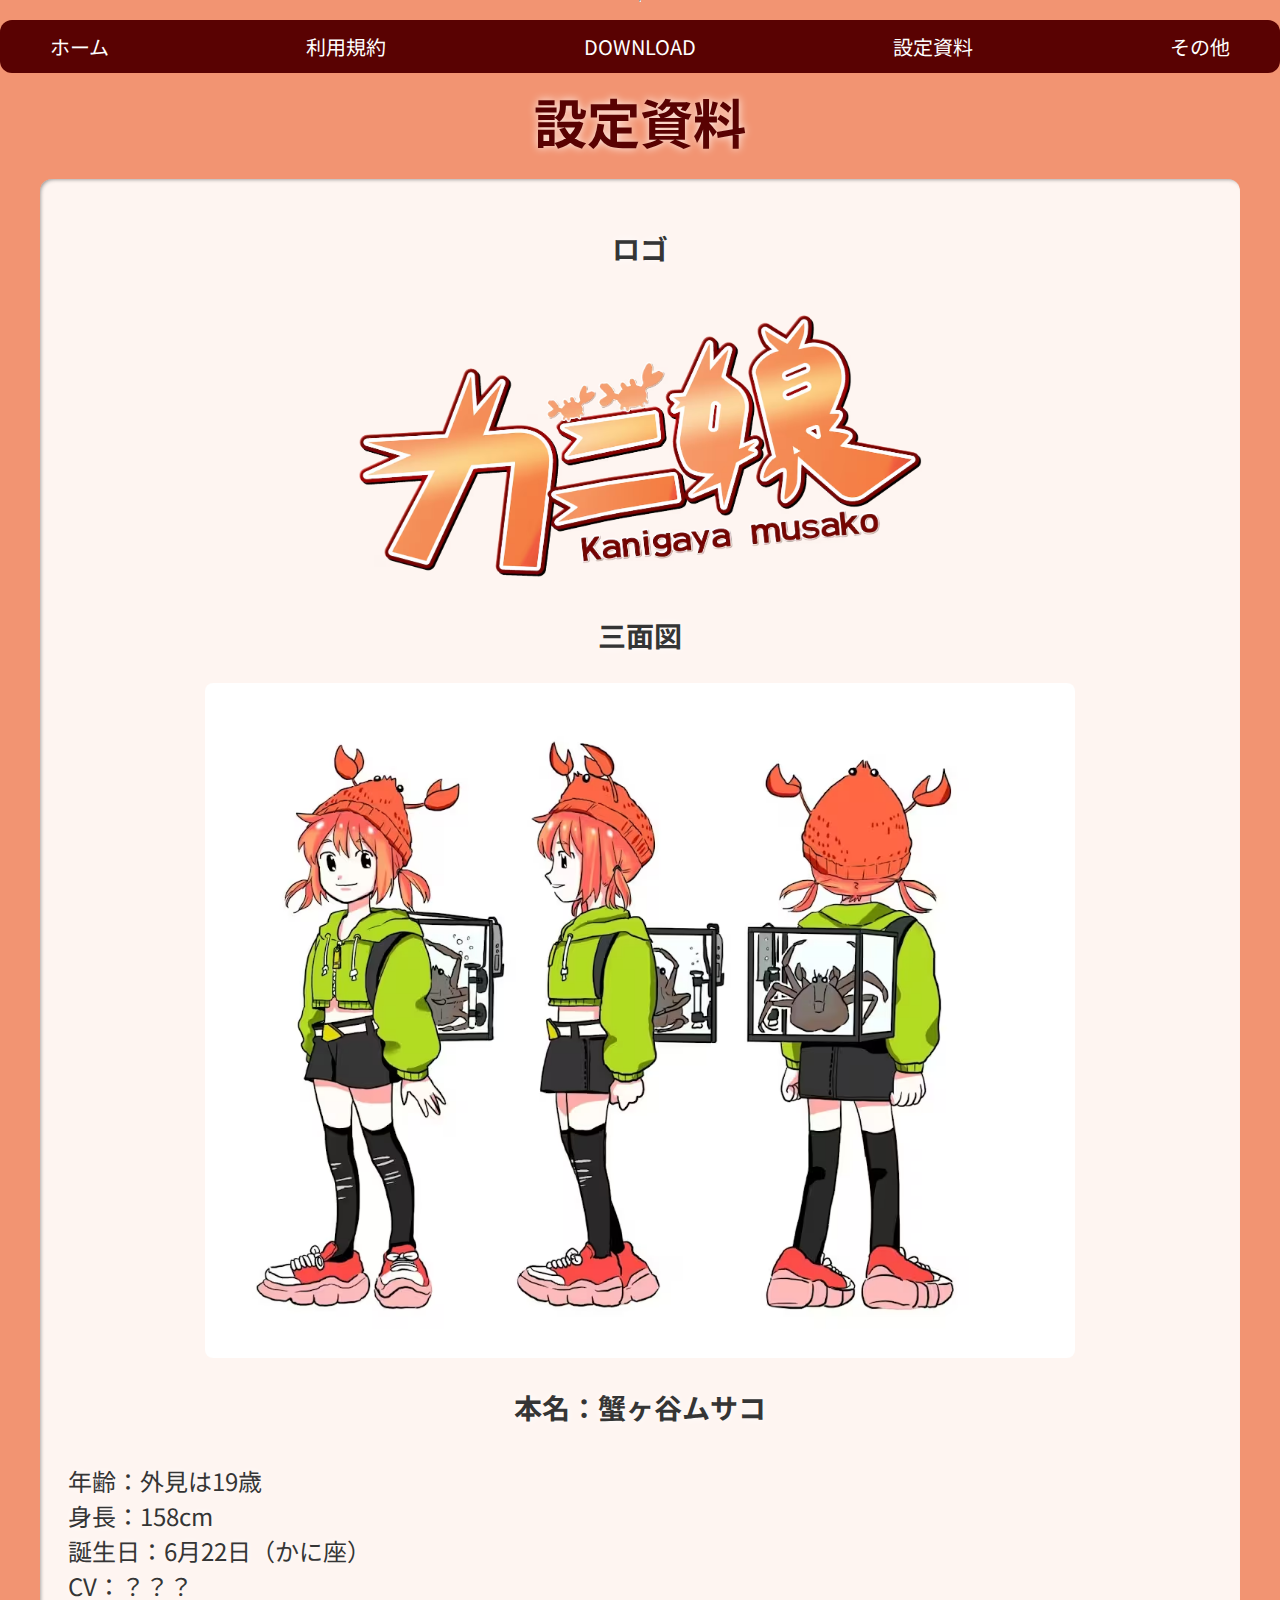
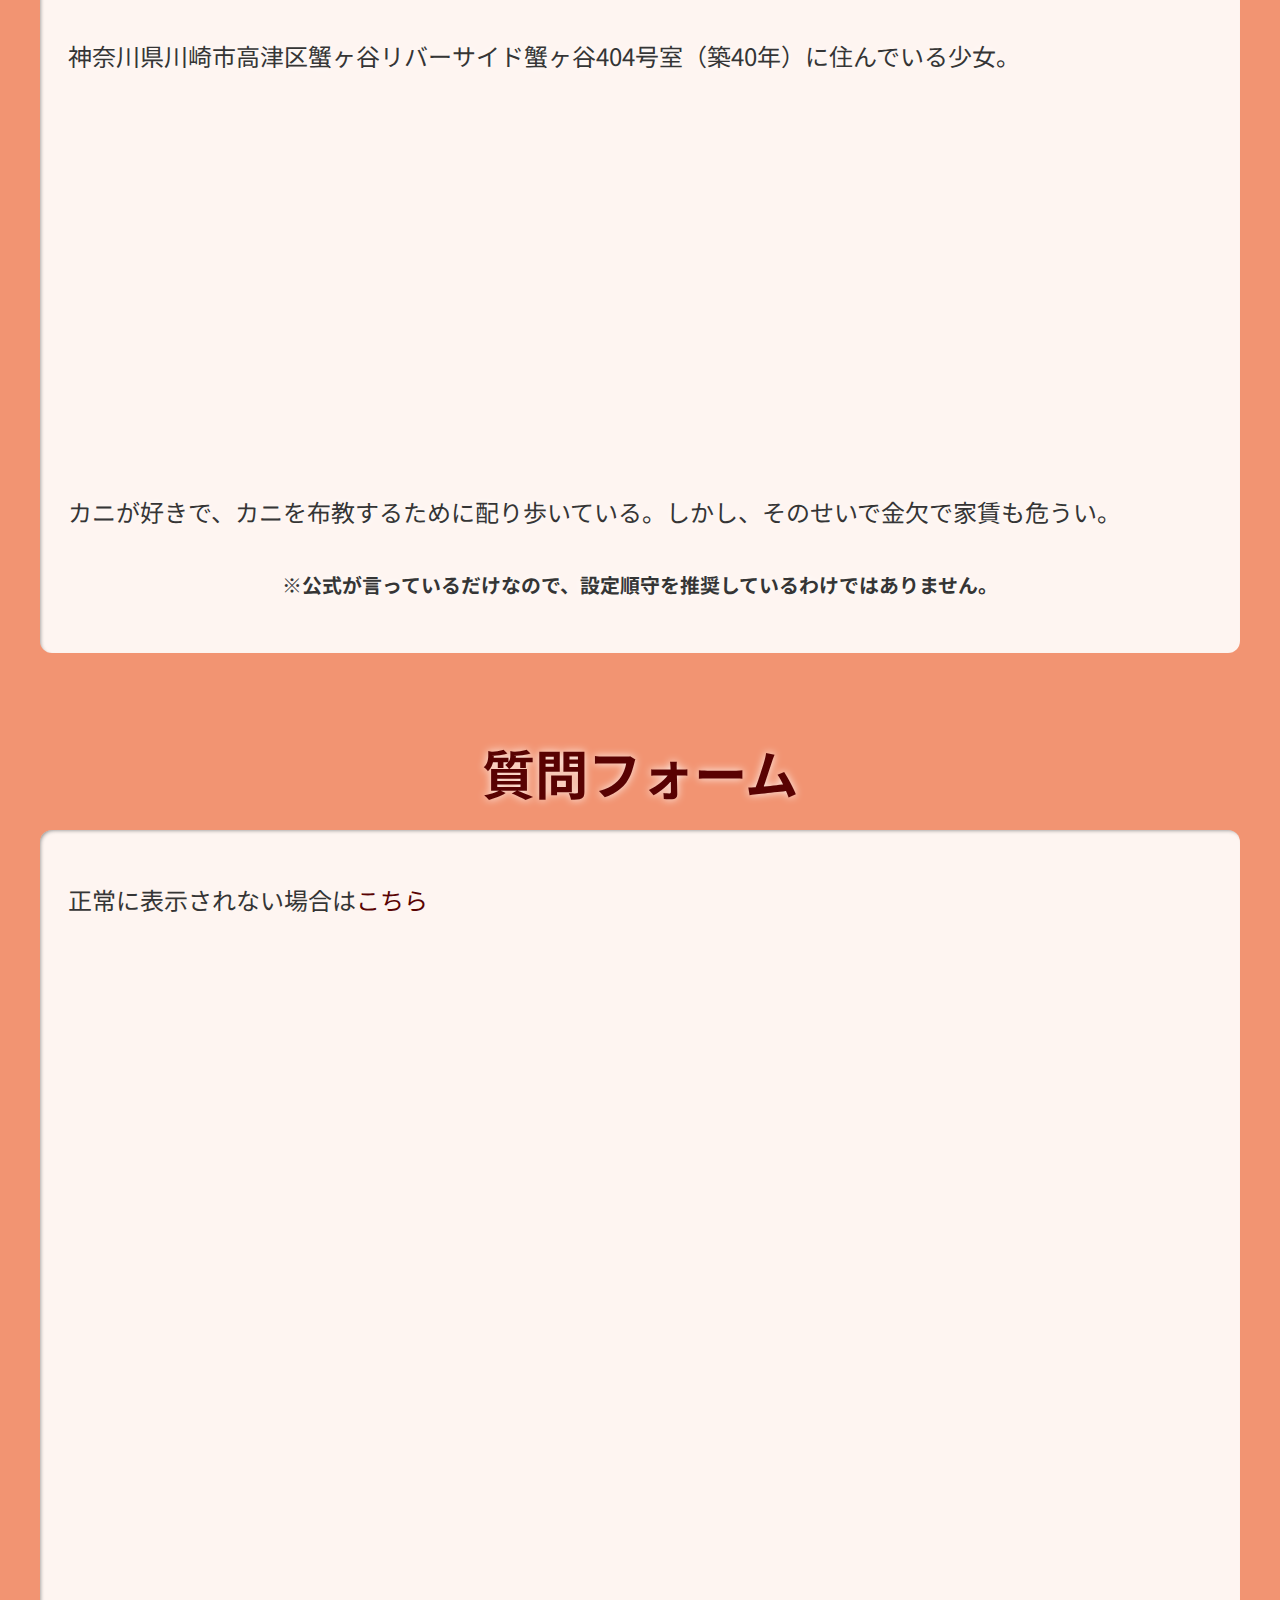
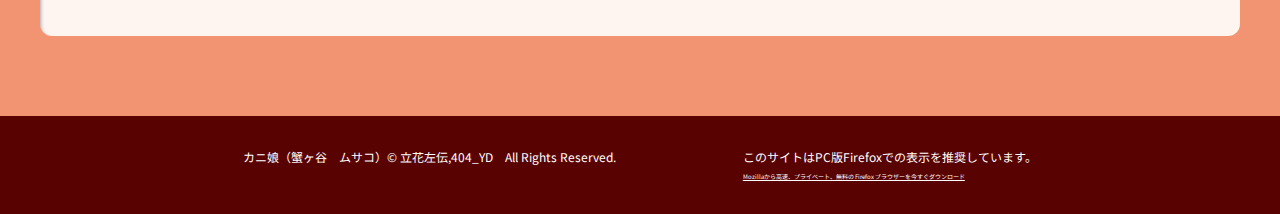
<file: setting.html>
<!DOCTYPE html>
<html lang="ja">

<head>
    <meta charset="UTF-8">
    <link rel="preconnect" href="https://fonts.googleapis.com">
    <link rel="preconnect" href="https://fonts.gstatic.com" crossorigin>
    <link href="https://fonts.googleapis.com/css2?family=Noto+Sans+JP:wght@600&display=swap" rel="stylesheet">
    <link href="https://fonts.googleapis.com/css2?family=Hachi+Maru+Pop&display=swap" rel="stylesheet">
    <meta name="viewport" content="width=device-width, initial-scale=1.0">
    <link rel="stylesheet" href="styles.css">
    <link rel="icon" href="items/icon.ico" type="image/x-icon">
    <title>カニ娘公式サイト 制作者</title>
</head>

<body>
    <!-- <div class="background-video">
        <video src="items/background.webm" autoplay loop muted></video>
    </div> -->
    <header><!-- テンプレートを読み込む -->
        <div id="menu-container"></div>
        <script>
            // テンプレートを読み込み、#menu-containerに追加する
            fetch('html/menu-template.html')
                .then(response => response.text())
                .then(data => {
                    document.getElementById('menu-container').innerHTML = data;
                });
        </script>
    </header>
    <div class="content">
        <hr>
        <div class="textBox">
            <div class="title">
                <h1>設定資料</h1>
                <div class="main-text">
                    <h3>ロゴ</h3>
                    <div class="imgiPhone"><img src="items/logo.avif" alt="ロゴ" width="50%"></div>
                    <h3>三面図</h3>
                    <div class="imgiPhone"><img src="items/sanmenzu.avif" alt="Main Visual"></div>
                    <h3>本名：蟹ヶ谷ムサコ</h3>
                    <p>年齢：外見は19歳<br>
                        身長：158cm<br>
                        誕生日：6月22日（かに座）<br>
                        CV：？？？<br>
                        <br>
                        神奈川県川崎市高津区蟹ヶ谷リバーサイド蟹ヶ谷404号室（築40年）に住んでいる少女。</p>
                    <iframe
                        src="https://www.google.com/maps/embed?pb=!1m18!1m12!1m3!1d3245.538286610774!2d139.6290320264246!3d35.565103572624956!2m3!1f0!2f0!3f0!3m2!1i1024!2i768!4f13.1!3m3!1m2!1s0x6018f58ce463595d%3A0xd7f03be44a926b27!2z44CSMjEzLTAwMjUg56We5aWI5bed55yM5bed5bSO5biC6auY5rSl5Yy66J-544Kx6LC3!5e0!3m2!1sja!2sjp!4v1707792888094!5m2!1sja!2sjp"
                        width="90%" height="350" style="border:0;" allowfullscreen="" loading="lazy"
                        referrerpolicy="no-referrer-when-downgrade"></iframe><br>
                    <p>カニが好きで、カニを布教するために配り歩いている。しかし、そのせいで金欠で家賃も危うい。<br>
                    </p>
                    <h5>※公式が言っているだけなので、設定順守を推奨しているわけではありません。</h5>
                    <script type="application/javascript" src="https://embed.nicovideo.jp/watch/sm43651956/script?w=640&h=360"></script><noscript><a href="https://www.nicovideo.jp/watch/sm43651956">カニが食べた～い!!【COEIROINK非公式劇場】</a></noscript>
                </div>
            </div>
        </div>
        <div class="textBox">
            <div class="title">
                <h1>質問フォーム</h1>
            </div>
            <div class="main-text">
                <p>正常に表示されない場合は<a href="https://forms.gle/V328pF9QeGXJczvQ9" target="_blank">こちら</a></p>
                <div class="imgiPhone"></div><iframe src="https://docs.google.com/forms/d/e/1FAIpQLSccYQKi_cYvBPJT-3Gd5HGPhmymuP3otPcmObG-Es2g7lM14g/viewform?embedded=true" width="90%" height="660" frameborder="0" marginheight="0" marginwidth="0">読み込んでいます…</iframe></div>
            </div>
        </div>
        <div class="sidebar">
            <!-- ここにメニューバーを追加 -->
        </div>
    </div>
    <div id="footer-container"></div>
</body>
<script src="script.js"></script>

</html>
</file>
<file: styles.css>
/*
(/ω＼)見ないで～～
*/

body {
    margin: 0;
    background-color: #F29472;
    overflow: auto;
    /* ページをスクロール可能にする */
    font-family: 'Noto Sans JP', sans-serif !important;
}

.background-video {
    position: fixed;
    top: 0;
    left: 0;
    width: 100%;
    height: 100%;
    pointer-events: none;
    /* ビデオの上でイベントが発生しないように */
    z-index: -1;
    /* メニューなどよりも背面に配置 */
}

.background-video video {
    min-width: 100%;
    min-height: 100%;
    object-fit: cover;
}

/* メニューのスタイル */
.menu {
    background-color: #590202;
    /* メニューの背景色 */
    margin: 20px auto 0;
    /* 上に20pxの空白を追加 */
    color: #fff;
    /* 文字色 */
    max-width: 90%;
    z-index: 1000;
    /* メニューを最前面に表示 */
    display: flex;
    justify-content: space-between;
    /* 要素を左右に配置 */
    padding: 12px 40px;
    /* 左右に40pxの空白を追加 */
    border-radius: 12px;
    /* 縁を丸くする */
    position: fixed;
    left: 50%;
    transform: translateX(-50%);
    width: 100%;
    /* text-align: center;メニューの中央寄せ */
    /* align-items: center;要素を中央に配置 */
}

.menu a {
    text-decoration: none;
    /* リンクの下線をなくす */
    margin: 0 10px;
    /* 各リンクの間の余白 */
    color: #fff;
    /* リンクの色 */
    font-size: 125%;
    /* リンクのフォントサイズ */
    position: relative;
    /* 相対位置指定 */
}

.menu a:hover {
    color: #F29472;
    /* ホバー時のリンクの色 */
}

.menu a::after {
    content: "";
    /* 擬似要素を生成 */
    position: absolute;
    bottom: -2px;
    /* 下に2pxの余白 */
    left: 0;
    width: 100%;
    height: 2px;
    /* 下線の高さ */
    background-color: #F29472;
    /* 下線の色 */
    transform: scaleX(0);
    /* 初期状態は非表示 */
    transition: transform 0.3s ease;
    /* アニメーションの設定 */
    /* display: block; */
    /* transform-origin: bottom right; */
}

.menu a:hover::after {
    transform: scaleX(1);
    /* ホバー時に表示 */
    transform-origin: bottom left;
}

/* レスポンシブスタイル */
@media only screen and (max-width: 800px) {
    .menu {
        position: fixed;
        max-width: 100%;
        margin: -0px auto 0;
        /* 上に-0pxの空白を追加 */
        padding: 8px 8px;
        /* 左右に8pxの空白を追加 */
        border-radius: 0px;
        /* 縁を丸くしない */
    }

    @media only screen and (max-width: 500px) {
        .menu a {
            font-size: 75%;
            /* スマートフォンなどの場合、フォントサイズを75%に設定 */
        }
    }

    .hamburger-menu {
        display: flex;
        flex-direction: column;
        cursor: pointer;
    }

    .hamburger-menu .bar {
        width: 25px;
        height: 3px;
        background-color: rgba(255, 255, 255, 0.9);
        margin: 3px 0;
        transition: 0.4s;
    }

    .menu a::after {
        display: none;
        /* スマートフォンなどの場合、下線を非表示にする */
    }
}

/* 1200pxを超える場合のスタイル */
@media only screen and (min-width: 1200px) {
    .menu {
        max-width: 1200px;
    }
}

/* メインビジュアル */
.main-visual-container {
    display: flex;
    justify-content: space-between;
    align-items: flex-start;
}

.main-visual-left {
    margin: 80px auto 0;
    /* 上に20pxの空白を追加 */
    width: 100%;
    box-sizing: border-box;
    /* 要素のパディングやボーダーを含めたサイズを40%にする */
    padding: 16px;
    /* 左右に空白を追加 */
    align-items: flex-start;
    text-align: left;
}

.main-visual-right {
    margin: 80px auto 0;
    /* 上に20pxの空白を追加 */
    width: 50%;
    padding: 0px 0px;
    /* 左右に空白を追加 */
    box-sizing: border-box;
    /* 要素のパディングやボーダーを含めたサイズを40%にする */
    overflow: hidden;
    align-items: flex-start;
}
  .slide {
    display: none;
    height: 100%;
  }
  
  .active {
    display: block;
  }

.main-visual-left img {
    max-width: 75%;
    /* 画像が親要素内に収まるようにする */
    width: auto;
    /* アスペクト比を保つために追加 */
}
.main-visual-right img {
    max-width: 125%;
    /* 画像が親要素内に収まるようにする */
    width: auto;
    /* アスペクト比を保つために追加 */
}

h2 {
    font-family: Hachi Maru Pop;
    font-size: 450%;
    color: #590202;
    text-shadow: 0 0 8px rgba(255, 255, 255, 0.9);
}

/* 800px以下の場合 */
@media only screen and (max-width: 800px) {
    .main-visual-container {
        display: block;
        /* ブロック要素に変更 */
    }

    .main-visual-left,
    .main-visual-right {
        width: 100%;
        /* 画面幅いっぱいに広げる */
        text-align: center;
        /* 中央寄せにする */
        margin-top: 20px;
        /* 上の余白を縮小 */
        display: block;
        /* ブロック要素に変更 */
    }

    .main-visual-left {
        order: -1;
        /* main-visual-leftを先頭に表示する */
    }

    .main-visual-right img {
        max-width: 100%;
        /* 画像が親要素内に収まるようにする */
        width: auto;
        /* アスペクト比を保つために追加 */
    }

    h2 {
        font-size: 250%
    }
}

/*本文など*/
.content {
    /* position: relative; */
    z-index: 1;
    text-align: center;
    color: #353535
        /* 文字の色を#590202に設定 */
}

.content a {
    color: #590202;
    /* 文字の色を#590202に設定 */
    text-decoration: none;
    /* リンクの下線をなくす */
}

/* .content a:hover {
    background-color: #F29472;
    /* ホバー時のリンクの色 
    transition: background-color 0.3s ease;
    border-radius: 8px;
} */

@media only screen and (min-width: 1200px) {
    .content {
        top: 0;
        left: 50%;
        max-width: 1200px;
        transform: translateX(-50%);
        position: relative;
        /* text-align: center; */
    }
}

hr {
    margin-top: -0px;
    /* 上に0pxの余白を設定 */
    width: 0px;
}

.logo {
    position: absolute;
    left: 12px;
    top: 80px;
}

.logo img {
    max-width: 100%;
}

.textBox {
    font-size: 125%;
    margin: 40px auto 0;
    /* 上に40pxの空白を追加 */
}

.title {
    /* background-color: #F29472; */
    /* padding: 8px; */
    border-radius: 8px;
    /* 縁を丸くする */
    text-shadow: 0 0 8px rgba(255, 255, 255, 0.9);
}

.title h1 {
    margin-bottom: 16px;
    font-size: 40pt;
    color: #590202;
    margin: 80px auto 20px;
    /* 上に80px、下に20pxの空白を追加 */
}

.main-text {
    background-color: rgba(255, 255, 255, 0.9);
    box-shadow: 2px 2px 4px -2px gray inset;
    /* 背景色を#F2F2F2に設定 */
    border-radius: 12px;
    /* 縁を丸くする */
    padding: 20px;
    font-size: 18pt;
    transition: transform 0.3s ease;
    align-items: flex-start;
}

@media only screen and (max-width: 800px) {
    .title h1 {
        font-size: 32pt;
    }

    .main-text {
        font-size: 12pt;
    }
}

.main-text:hover {
    transform: scale(1.025);
    /* 拡大 */
}

#rule {
    font-size: 75%;

}

#Q {
    color: #101010;
    font-size: 125%;
    margin-top: 80px;
}

#A {
    margin-top: -20px;
}

.main-text p {
    padding: 8px;
    text-align: left;
}

.main-text a {}

.main-text h1 a {
    padding: 0 10px;
    background-image: linear-gradient(to right, rgba(0, 0, 0, 0) 50%, #590202 50%);
    background-position: 0 0;
    background-size: 200% auto;
    transition: .3s ease;
    /* background-color: #F29472; */
}

.main-text h1 a:hover {
    background-position: -100% 0;
    color: #fff;
}

.main-text img {
    max-width: 75%;
    border-radius: 8px;
}

.rule {
    margin: 20px auto 0;
}



.footer-container {
    margin: 80px auto 0;
    display: flex;
    justify-content: space-between;
    background-color: #590202;
    color: #fff;
    padding: 20px;
}

.left-content {
    margin-left: 18%;
}

.right-content {
    margin-right: 18%;
}

/* レスポンシブ対応 */
@media screen and (max-width: 800px) {
    .footer-container {
        flex-direction: column;
        /* 800px以下で縦に並ぶように変更 */
        align-items: center;
        /* 中央揃え */
    }
    .left-content{
    margin-left: 0%;
}

.right-content {
    margin-right: 0%;
    margin-bottom: 10px;
    /* 要素間のマージンを追加 */
}
}

/*ローディングアニメーション*/
body {
    margin: 0;
    padding: 0;
  }
  
  #loading-container {
    position: fixed;
    top: 0;
    left: 0;
    width: 100%;
    height: 100%;
    display: flex;
    justify-content: center;
    align-items: center;
    background-color: #F29472; /* 背景色は適宜変更してください */
    z-index: 9999; /* ローディングアニメーションを最前面に表示 */
  }
  
  .loading-animation {
    width: 50px; /* アニメーションの幅 */
    height: 50px; /* アニメーションの高さ */
    border: 5px solid #ccc; /* アニメーションのボーダー */
    border-radius: 50%; /* アニメーションの丸み */
    border-top-color: #590202; /* アニメーションの色 */
    animation: spin 1s linear infinite; /* スピンするアニメーション */
    position: relative; /* 相対位置付け */
    z-index: 1; /* ロゴ画像よりも前面に表示 */
  }
  
  .logo {
    position: absolute; /* 絶対位置付け */
    top: 50%; /* 上端を中央に配置 */
    left: 50%; /* 左端を中央に配置 */
    transform: translate(-50%, -50%); /* 中央揃え */
    z-index: 2; /* ロゴ画像を最前面に表示 */
  }
  
  @keyframes spin {
    to {
      transform: rotate(360deg);
    }
  }

/*フッダー*/
#footer{
    font-size: 75%;
}
#footer a{
    color:#fff;
    font-size: 50%;
}

/*ブラウザ警告*/
#browser-warning{
    background-color: #fff;
    font-size: 150%;
    animation: gaming 500ms linear infinite;
}
@keyframes gaming {
  /* 色の指定 */
  0% { background-color: Magenta; }
  33% { background-color: yellow; }
  66% { background-color: Cyan; }
  100% { background-color: Magenta; }
}

/*iPhone様向け*/
.imgiPhone{
    display: flex;
    align-items: flex-start;
    justify-content: center; /* 要素を水平方向に中央に配置 */
    margin: 0 auto; /* 左右のマージンを自動で設定して中央に配置 */
}
.imgiPhone-left{
    display: flex;
    align-items: flex-start;
}
</file>
